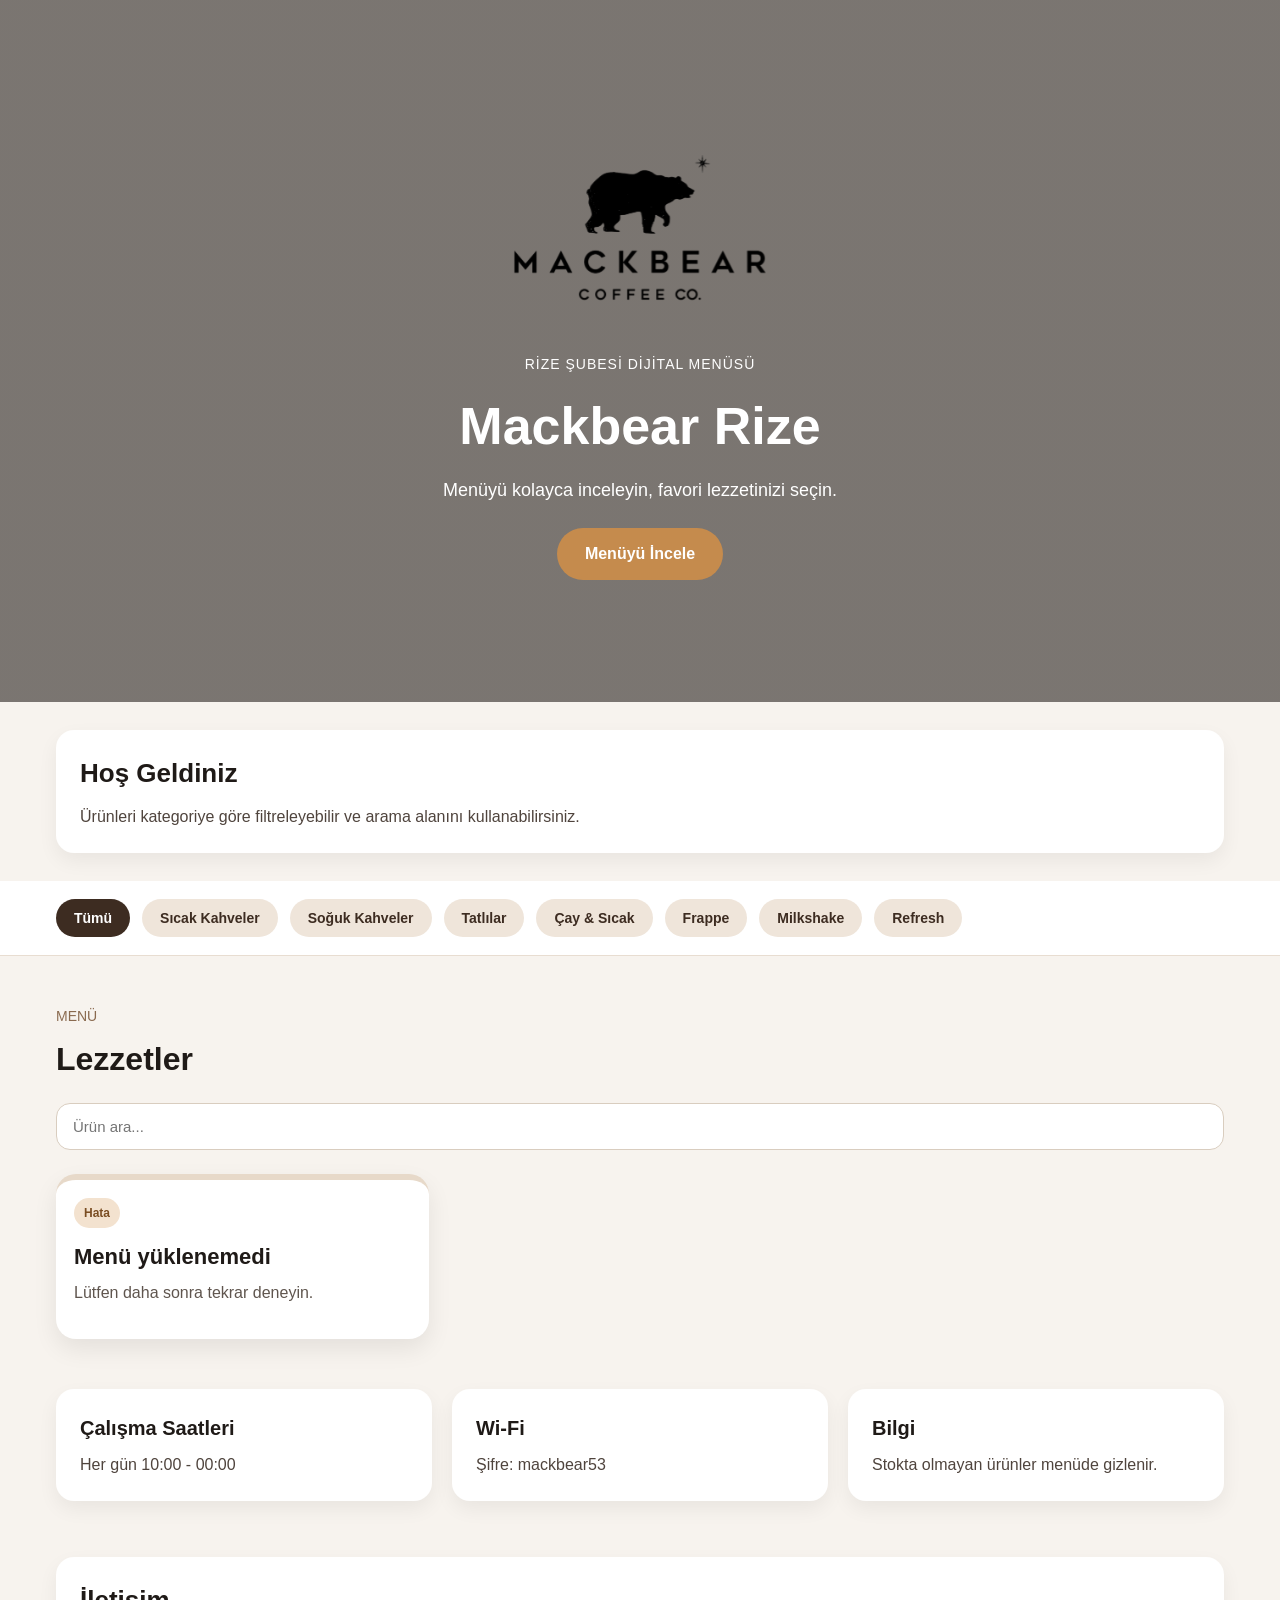
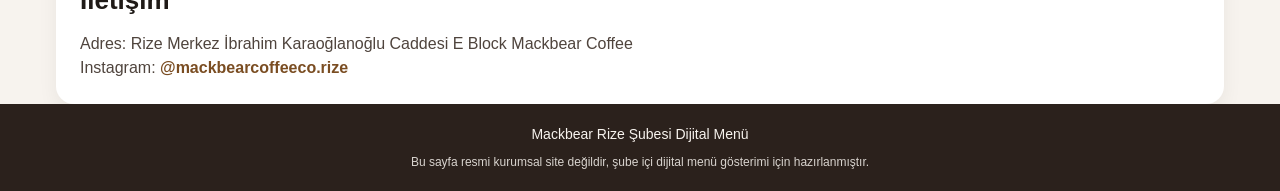
<file: index.html>
<!DOCTYPE html>
<html lang="tr">
<head>
  <meta charset="UTF-8" />
  <meta name="viewport" content="width=device-width, initial-scale=1.0" />
  <title>Mackbear Rize | Dijital Menü</title>
  <meta name="description" content="Rize şubesi dijital menüsü" />
  <link rel="stylesheet" href="style.css" />
</head>
<body>
  <header class="hero">
    <div class="hero-content">
      <img src="images/mackbear-logo.png" alt="Mackbear Logo" class="hero-logo" />
      <p class="hero-top-text">Rize şubesi dijital menüsü</p>
      <h1>Mackbear Rize</h1>
      <p class="hero-subtitle">Menüyü kolayca inceleyin, favori lezzetinizi seçin.</p>
      <a href="#menu" class="hero-button">Menüyü İncele</a>
    </div>
  </header>

  <main>
    <section class="intro-section">
      <div class="intro-box">
        <h2>Hoş Geldiniz</h2>
        <p>
          Ürünleri kategoriye göre filtreleyebilir ve arama alanını kullanabilirsiniz.
        </p>
      </div>
    </section>

    <section class="category-section">
      <div class="category-scroll">
        <button class="category-btn active" data-category="all">Tümü</button>
        <button class="category-btn" data-category="kahve">Sıcak Kahveler</button>
        <button class="category-btn" data-category="soguk">Soğuk Kahveler</button>
        <button class="category-btn" data-category="tatli">Tatlılar</button>
        <button class="category-btn" data-category="sicak">Çay & Sıcak</button>
        <button class="category-btn" data-category="frappe">Frappe</button>
        <button class="category-btn" data-category="milkshake">Milkshake</button>
        <button class="category-btn" data-category="refresh">Refresh</button>
      </div>
    </section>

    <section id="menu" class="menu-section">
      <div class="section-title">
        <p>Menü</p>
        <h2>Lezzetler</h2>
      </div>

      <div class="search-box">
        <input type="text" id="searchInput" placeholder="Ürün ara..." />
      </div>

      <div class="product-grid" id="productGrid"></div>
    </section>

    <section class="info-section">
      <div class="info-box">
        <h3>Çalışma Saatleri</h3>
        <p>Her gün 10:00 - 00:00</p>
      </div>

      <div class="info-box">
        <h3>Wi-Fi</h3>
        <p>Şifre: mackbear53</p>
      </div>

      <div class="info-box">
        <h3>Bilgi</h3>
        <p>Stokta olmayan ürünler menüde gizlenir.</p>
      </div>
    </section>

    <section class="contact-section">
      <div class="contact-box">
        <h2>İletişim</h2>
        <p>Adres: Rize Merkez İbrahim Karaoğlanoğlu Caddesi E Block Mackbear Coffee</p>
        <p>
          Instagram:
          <a href="https://www.instagram.com/mackbearcoffeeco.rize" target="_blank">
            @mackbearcoffeeco.rize
          </a>
        </p>
      </div>
    </section>
  </main>

  <footer class="footer">
    <p>Mackbear Rize Şubesi Dijital Menü</p>
    <p class="footer-note">
      Bu sayfa resmi kurumsal site değildir, şube içi dijital menü gösterimi için hazırlanmıştır.
    </p>
  </footer>

  <script src="script.js"></script>
</body>
</html>
</file>
<file: style.css>
* {
  margin: 0;
  padding: 0;
  box-sizing: border-box;
}

html {
  scroll-behavior: smooth;
}

body {
  font-family: Arial, Helvetica, sans-serif;
  background-color: #f7f3ee;
  color: #1f1a17;
  line-height: 1.5;
}

img {
  width: 100%;
  display: block;
}

.hero {
  position: relative;
  min-height: 78vh;
  background: linear-gradient(rgba(20, 14, 10, 0.55), rgba(20, 14, 10, 0.55));
  display: flex;
  align-items: center;
  justify-content: center;
  padding: 20px;
}

.hero-content {
  position: relative;
  z-index: 1;
  text-align: center;
  color: white;
  max-width: 760px;
}

.hero-logo {
  width: 280px;
  max-width: 90%;
  margin: 0 auto 24px;
  opacity: 0;
  transform: translateY(20px);
  animation: fadeUp 0.8s ease forwards;
}

.hero-top-text {
  font-size: 14px;
  letter-spacing: 1px;
  text-transform: uppercase;
  margin-bottom: 12px;
  opacity: 0;
  transform: translateY(20px);
  animation: fadeUp 0.8s ease forwards;
  animation-delay: 0.15s;
}

.hero-content h1 {
  font-size: 52px;
  margin-bottom: 12px;
  opacity: 0;
  transform: translateY(20px);
  animation: fadeUp 0.8s ease forwards;
  animation-delay: 0.3s;
}

.hero-subtitle {
  font-size: 18px;
  margin-bottom: 24px;
  opacity: 0;
  transform: translateY(20px);
  animation: fadeUp 0.8s ease forwards;
  animation-delay: 0.45s;
}

.hero-button {
  display: inline-block;
  text-decoration: none;
  background-color: #c58b4d;
  color: white;
  padding: 14px 28px;
  border-radius: 999px;
  font-weight: bold;
  opacity: 0;
  transform: translateY(20px);
  animation: fadeUp 0.8s ease forwards;
  animation-delay: 0.6s;
  transition: transform 0.25s ease, background-color 0.25s ease;
}

.hero-button:hover {
  background-color: #b57c3f;
  transform: translateY(-2px);
}

.intro-section,
.contact-section {
  max-width: 1200px;
  margin: 0 auto;
  padding: 28px 16px 0;
}

.intro-box,
.contact-box {
  background-color: white;
  padding: 24px;
  border-radius: 18px;
  box-shadow: 0 8px 20px rgba(0, 0, 0, 0.06);
}

.intro-box h2,
.contact-box h2 {
  margin-bottom: 12px;
  font-size: 26px;
}

.contact-box p,
.intro-box p,
.info-box p {
  color: #4f443d;
}

.contact-box a {
  color: #7a4d22;
  text-decoration: none;
  font-weight: bold;
}

.contact-box a:hover {
  text-decoration: underline;
}

.category-section {
  background-color: #ffffff;
  border-bottom: 1px solid #e8ddd1;
  margin-top: 28px;
}

.category-scroll {
  max-width: 1200px;
  margin: 0 auto;
  padding: 18px 16px;
  display: flex;
  gap: 12px;
  overflow-x: auto;
  scrollbar-width: none;
}

.category-scroll::-webkit-scrollbar {
  display: none;
}

.category-btn {
  border: none;
  background-color: #efe5da;
  color: #3d2c21;
  padding: 11px 18px;
  border-radius: 999px;
  cursor: pointer;
  white-space: nowrap;
  font-size: 14px;
  font-weight: 600;
  transition: all 0.2s ease;
}

.category-btn:hover {
  transform: translateY(-1px);
}

.category-btn.active {
  background-color: #3d2c21;
  color: white;
}

.menu-section {
  max-width: 1200px;
  margin: 0 auto;
  padding: 50px 16px;
}

.section-title {
  margin-bottom: 20px;
}

.section-title p {
  color: #8a6a4f;
  font-size: 14px;
  text-transform: uppercase;
  margin-bottom: 8px;
}

.section-title h2 {
  font-size: 32px;
}

.search-box {
  margin-bottom: 24px;
}

.search-box input {
  width: 100%;
  padding: 14px 16px;
  border: 1px solid #d9cdbf;
  border-radius: 14px;
  font-size: 15px;
  outline: none;
  background-color: #ffffff;
}

.product-grid {
  display: grid;
  grid-template-columns: repeat(3, 1fr);
  gap: 24px;
}

.card {
  background-color: white;
  border-radius: 20px;
  overflow: hidden;
  box-shadow: 0 10px 24px rgba(0, 0, 0, 0.08);
  transition: transform 0.25s ease, box-shadow 0.25s ease;
  border-top: 6px solid #e7d9c9;
}

.card:hover {
  transform: translateY(-6px) scale(1.01);
  box-shadow: 0 18px 32px rgba(0, 0, 0, 0.15);
}

.card img {
  height: 240px;
  object-fit: cover;
}

.card-content {
  padding: 18px;
}

.badge {
  display: inline-block;
  background-color: #f3e2cf;
  color: #7a4d22;
  font-size: 12px;
  font-weight: bold;
  padding: 6px 10px;
  border-radius: 999px;
  margin-bottom: 12px;
}

.card-content h3 {
  font-size: 22px;
  margin-bottom: 8px;
}

.card-content p {
  color: #5f554e;
  margin-bottom: 16px;
}

.card-bottom {
  display: flex;
  align-items: center;
  justify-content: space-between;
  gap: 10px;
}

.card-category {
  font-size: 13px;
  background-color: #f5efe8;
  color: #6f5642;
  padding: 7px 10px;
  border-radius: 999px;
}

.card-content strong {
  font-size: 18px;
  color: #2a201b;
}

.info-section {
  max-width: 1200px;
  margin: 0 auto;
  padding: 0 16px 28px;
  display: grid;
  grid-template-columns: repeat(3, 1fr);
  gap: 20px;
}

.info-box {
  background-color: white;
  padding: 24px;
  border-radius: 18px;
  box-shadow: 0 8px 20px rgba(0, 0, 0, 0.06);
}

.info-box h3 {
  margin-bottom: 10px;
  font-size: 20px;
}

.footer {
  text-align: center;
  padding: 20px;
  background-color: #2b211c;
  color: #f7f3ee;
  font-size: 14px;
}

.footer-note {
  margin-top: 8px;
  font-size: 12px;
  opacity: 0.85;
}

.card.kahve {
  border-top-color: #5a3e2b;
  background: linear-gradient(to bottom, #ffffff, #f5eee9);
}

.card.soguk {
  border-top-color: #00bcd4;
  background: linear-gradient(to bottom, #ffffff, #e6f7fa);
}

.card.tatli {
  border-top-color: #ff2e88;
  background: linear-gradient(to bottom, #ffffff, #ffe6f0);
}

.card.sicak {
  border-top-color: #ff9800;
  background: linear-gradient(to bottom, #ffffff, #fff3e0);
}

.card.frappe {
  border-top-color: #9c27b0;
  background: linear-gradient(to bottom, #ffffff, #f3e5f5);
}

.card.milkshake {
  border-top-color: #ff4081;
  background: linear-gradient(to bottom, #ffffff, #ffe4ec);
}

.card.refresh {
  border-top-color: #20c997;
  background: linear-gradient(to bottom, #ffffff, #e9fff7);
}

@keyframes fadeUp {
  from {
    opacity: 0;
    transform: translateY(20px);
  }

  to {
    opacity: 1;
    transform: translateY(0);
  }
}

@media (max-width: 992px) {
  .product-grid {
    grid-template-columns: repeat(2, 1fr);
  }

  .info-section {
    grid-template-columns: 1fr;
  }

  .hero-logo {
    width: 220px;
  }
}

@media (max-width: 600px) {
  .hero {
    min-height: 70vh;
  }

  .hero-logo {
    width: 190px;
  }

  .hero-content h1 {
    font-size: 34px;
  }

  .hero-subtitle {
    font-size: 16px;
  }

  .product-grid {
    grid-template-columns: 1fr;
  }

  .card img {
    height: 220px;
  }

  .section-title h2,
  .intro-box h2,
  .contact-box h2 {
    font-size: 24px;
  }

  .card-bottom {
    flex-direction: column;
    align-items: flex-start;
  }
}
</file>
